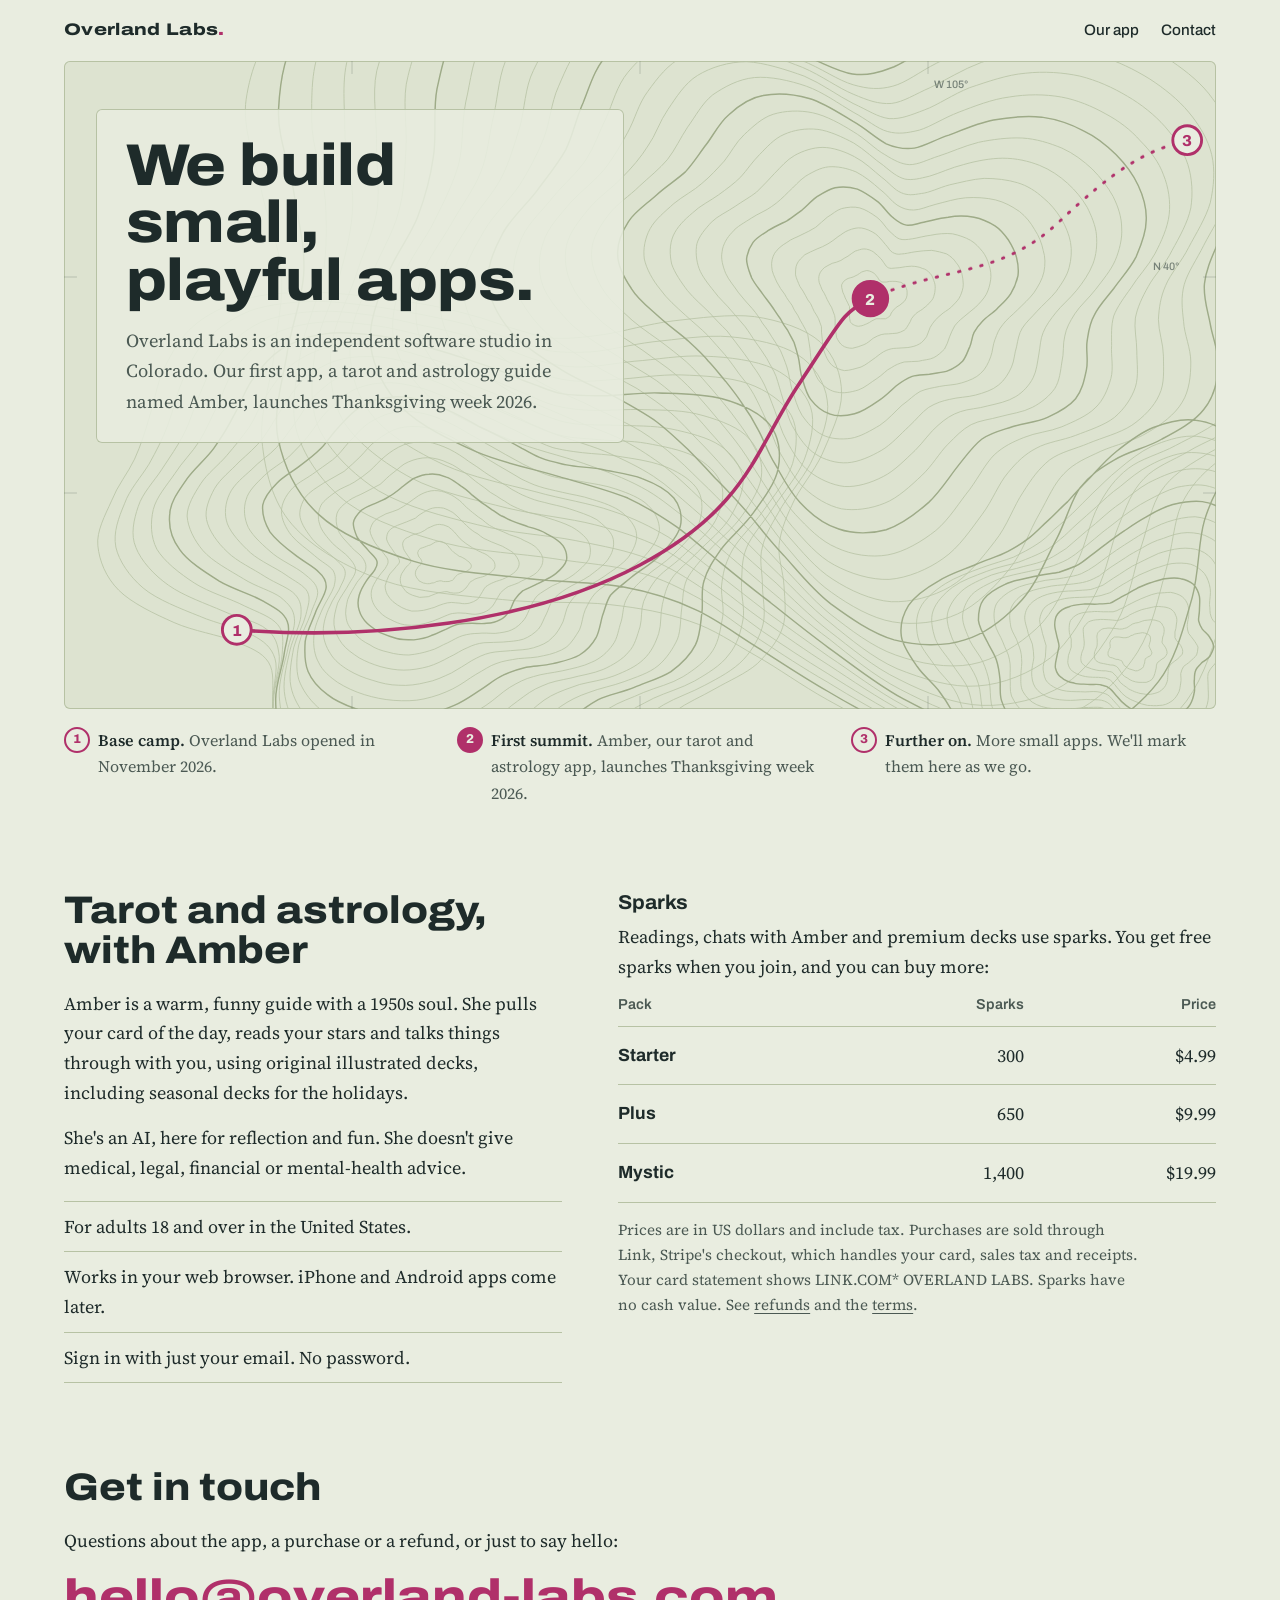
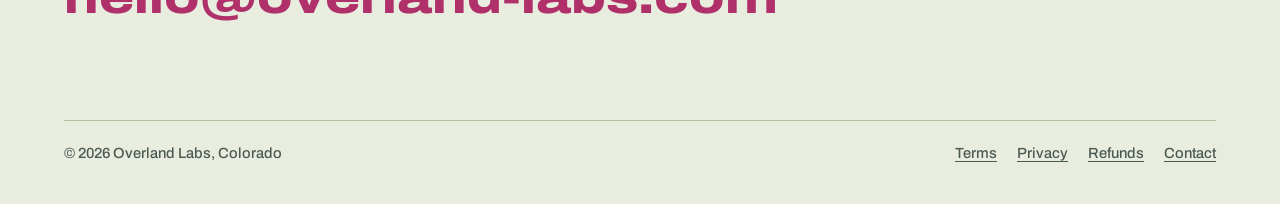
<file: index.html>
<!doctype html>
<html lang="en">
<head>
<meta charset="utf-8">
<meta name="viewport" content="width=device-width, initial-scale=1">
<title>Overland Labs</title>
<meta name="description" content="Overland Labs is an independent software studio in Colorado. Our first app is a tarot and astrology guide named Amber.">
<meta name="color-scheme" content="light dark">
<link rel="icon" href="favicon.svg" type="image/svg+xml">
<link rel="preconnect" href="https://fonts.googleapis.com">
<link rel="preconnect" href="https://fonts.gstatic.com" crossorigin>
<link href="https://fonts.googleapis.com/css2?family=Archivo:wdth,wght@62..125,400..900&family=Source+Serif+4:opsz,wght@8..60,400;8..60,600&display=swap" rel="stylesheet">
<link rel="stylesheet" href="style.css">
</head>
<body>
<a class="skip" href="#main">Skip to content</a>
<header class="bar">
  <a class="mark" href="/">Overland Labs<span>.</span></a>
  <nav aria-label="Main">
    <a href="#amber">Our app</a>
    <a href="#contact">Contact</a>
  </nav>
</header>

<main id="main">
  <div class="hero">
    <div class="hero-copy">
      <h1>We build small, playful apps.</h1>
      <p class="lede">Overland Labs is an independent software studio in Colorado. Our first app, a tarot and astrology guide named Amber, launches Thanksgiving week 2026.</p>
    </div>
    <figure class="map" aria-label="A topographic map with the studio's route: base camp, then the first summit, Amber, then a dotted trail onward.">
      <img src="topo.svg" alt="">
      <svg viewBox="0 0 1600 900" preserveAspectRatio="xMidYMid slice" aria-hidden="true">
        <g>
          <path class="grid-tick" d="M400 0v18M800 0v18M1200 0v18M400 900v-18M800 900v-18M1200 900v-18M0 300h18M0 600h18M1600 300h-18M1600 600h-18"/>
          <text class="coord" x="1208" y="38">W 105°</text>
          <text class="coord" x="1548" y="290" text-anchor="end">N 40°</text>
        </g>
        <path class="route draw" style="--len:1600" d="M240 790C430 805 650 780 800 700S960 540 1020 450S1080 350 1120 330"/>
        <path class="route ahead after" d="M1120 330C1220 285 1300 300 1380 225S1500 125 1560 110"/>
        <circle class="stop" cx="240" cy="790" r="20"/><text class="stop-n out" x="240" y="791">1</text>
        <g class="after">
          <circle class="stop here" cx="1120" cy="330" r="24"/><text class="stop-n" x="1120" y="331">2</text>
          <circle class="stop" cx="1560" cy="110" r="20"/><text class="stop-n out" x="1560" y="111">3</text>
        </g>
      </svg>
    </figure>
    <ol class="legend">
      <li><span class="n">1</span><span><b>Base camp.</b> Overland Labs opened in November 2026.</span></li>
      <li><span class="n">2</span><span><b>First summit.</b> Amber, our tarot and astrology app, launches Thanksgiving week 2026.</span></li>
      <li><span class="n">3</span><span><b>Further on.</b> More small apps. We'll mark them here as we go.</span></li>
    </ol>
  </div>

  <section id="amber" class="split">
    <div>
      <h2>Tarot and astrology, with Amber</h2>
      <p>Amber is a warm, funny guide with a 1950s soul. She pulls your card of the day, reads your stars and talks things through with you, using original illustrated decks, including seasonal decks for the holidays.</p>
      <p>She's an AI, here for reflection and fun. She doesn't give medical, legal, financial or mental-health advice.</p>
      <ul class="facts">
        <li>For adults 18 and over in the United States.</li>
        <li>Works in your web browser. iPhone and Android apps come later.</li>
        <li>Sign in with just your email. No password.</li>
      </ul>
    </div>
    <div>
      <h3>Sparks</h3>
      <p>Readings, chats with Amber and premium decks use sparks. You get free sparks when you join, and you can buy more:</p>
      <table class="prices">
        <thead><tr><th scope="col">Pack</th><th scope="col">Sparks</th><th scope="col">Price</th></tr></thead>
        <tbody>
          <tr><td>Starter</td><td>300</td><td>$4.99</td></tr>
          <tr><td>Plus</td><td>650</td><td>$9.99</td></tr>
          <tr><td>Mystic</td><td>1,400</td><td>$19.99</td></tr>
        </tbody>
      </table>
      <p class="small">Prices are in US dollars and include tax. Purchases are sold through Link, Stripe's checkout, which handles your card, sales tax and receipts. Your card statement shows <span style="white-space:nowrap">LINK.COM* OVERLAND LABS</span>. Sparks have no cash value. See <a href="refunds.html">refunds</a> and the <a href="terms.html">terms</a>.</p>
    </div>
  </section>

  <section id="contact" class="contact">
    <h2>Get in touch</h2>
    <p>Questions about the app, a purchase or a refund, or just to say hello:</p>
    <a class="email" href="mailto:hello@overland-labs.com">hello@overland-labs.com</a>
  </section>
</main>

<footer>
  <span>© 2026 Overland Labs, Colorado</span>
  <nav aria-label="Legal">
    <a href="terms.html">Terms</a>
    <a href="privacy.html">Privacy</a>
    <a href="refunds.html">Refunds</a>
    <a href="mailto:hello@overland-labs.com">Contact</a>
  </nav>
</footer>
</body>
</html>
</file>
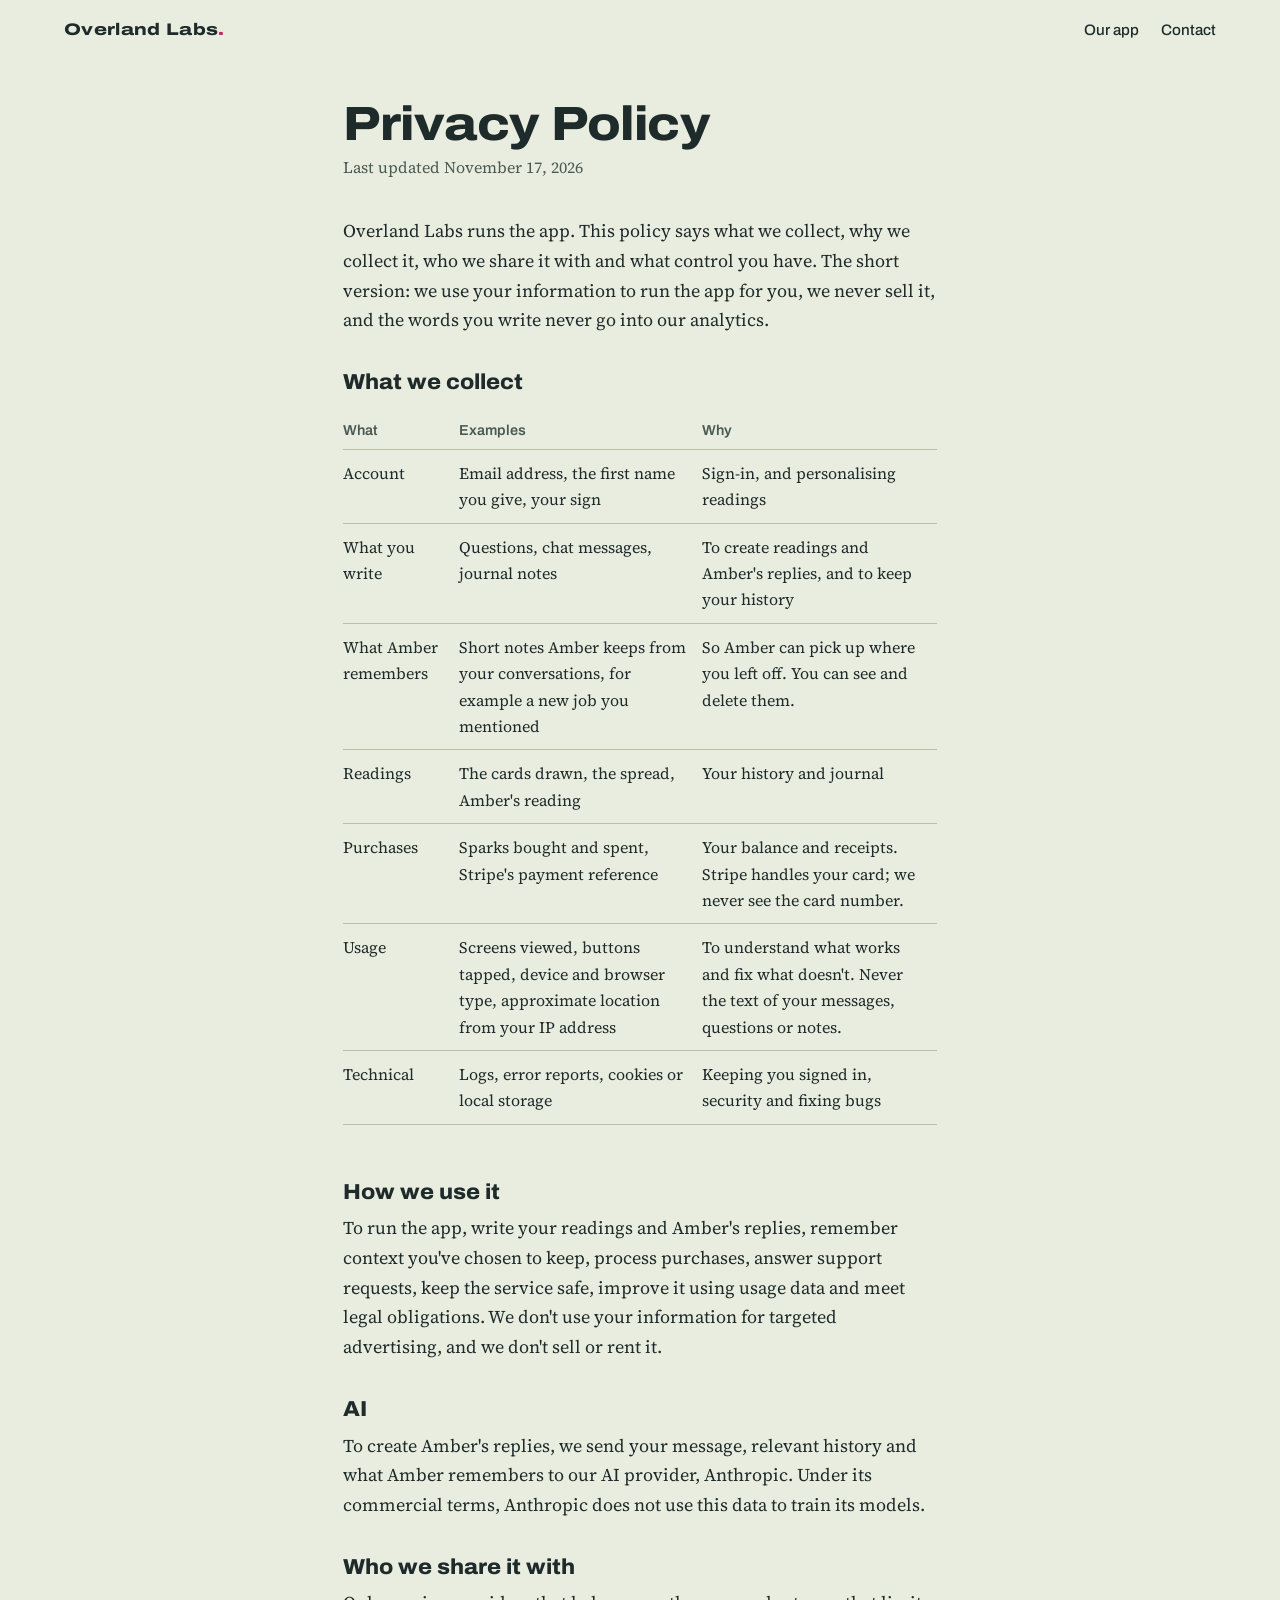
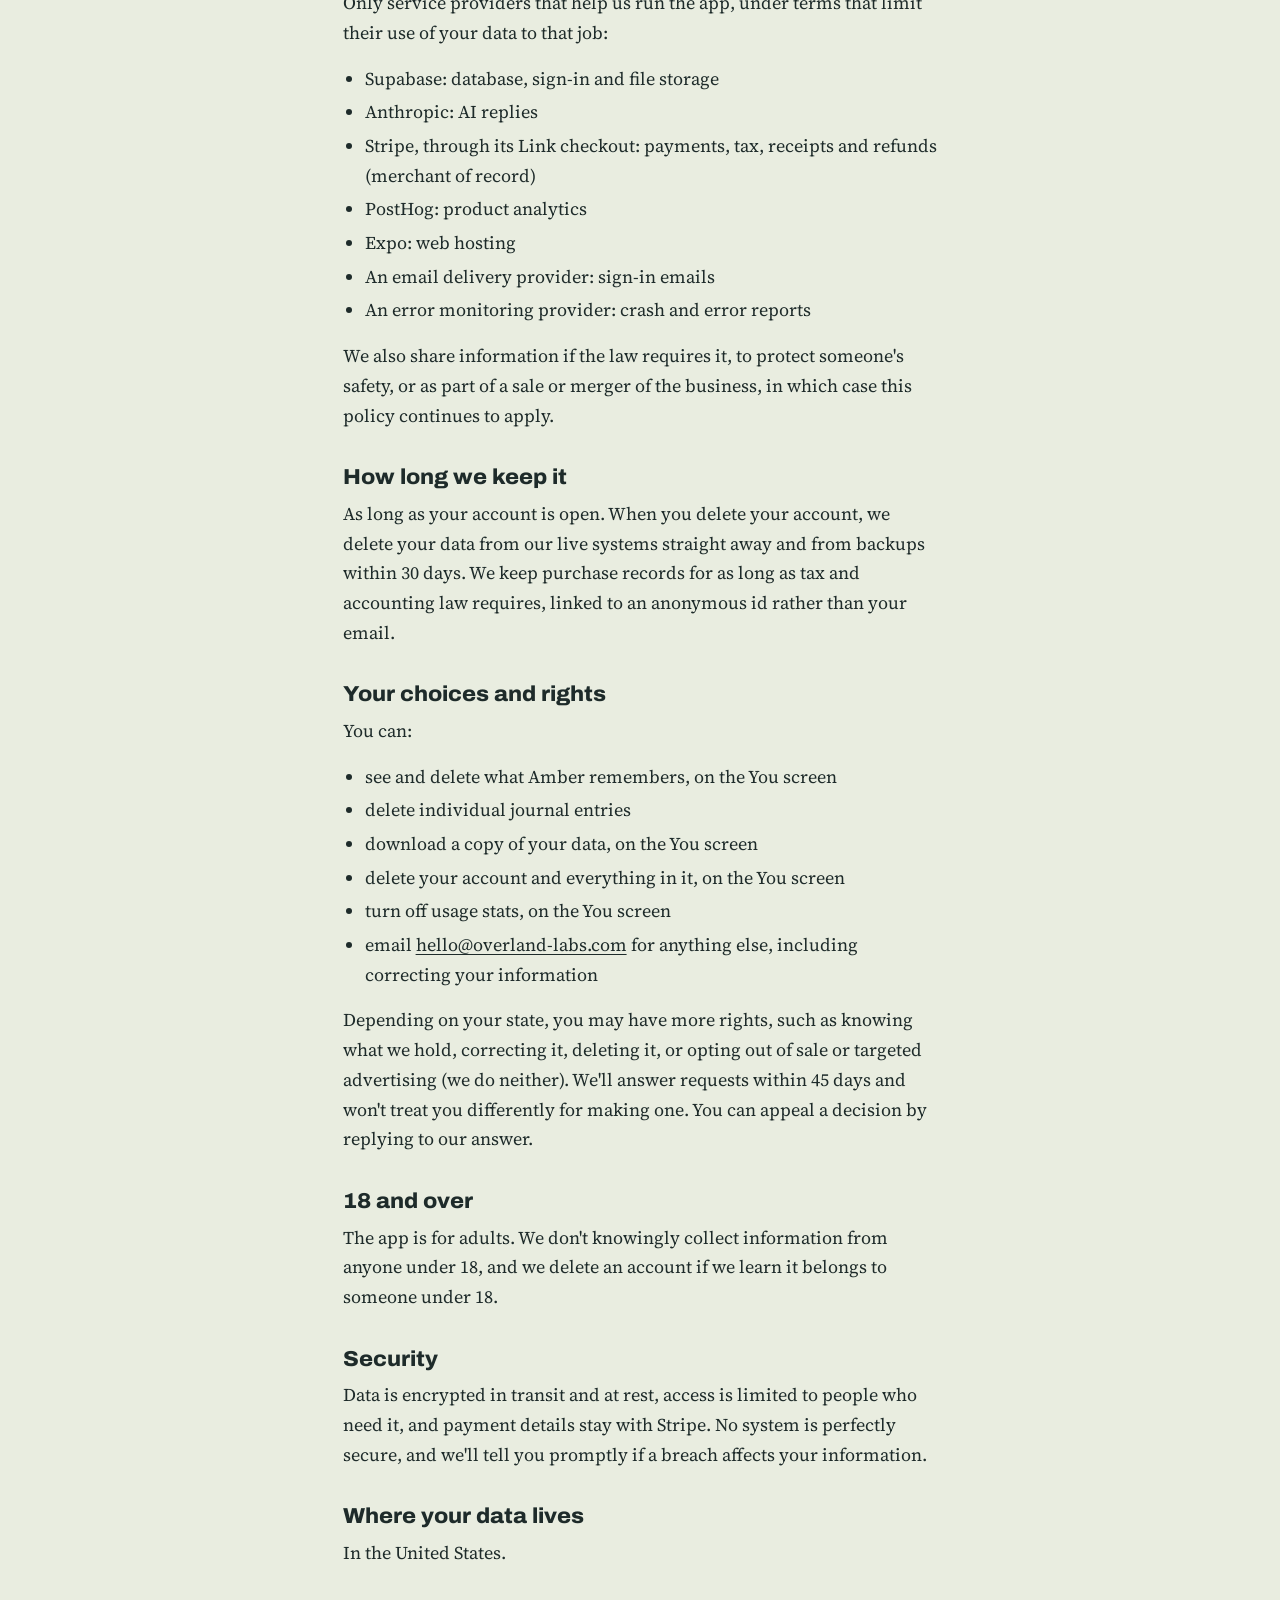
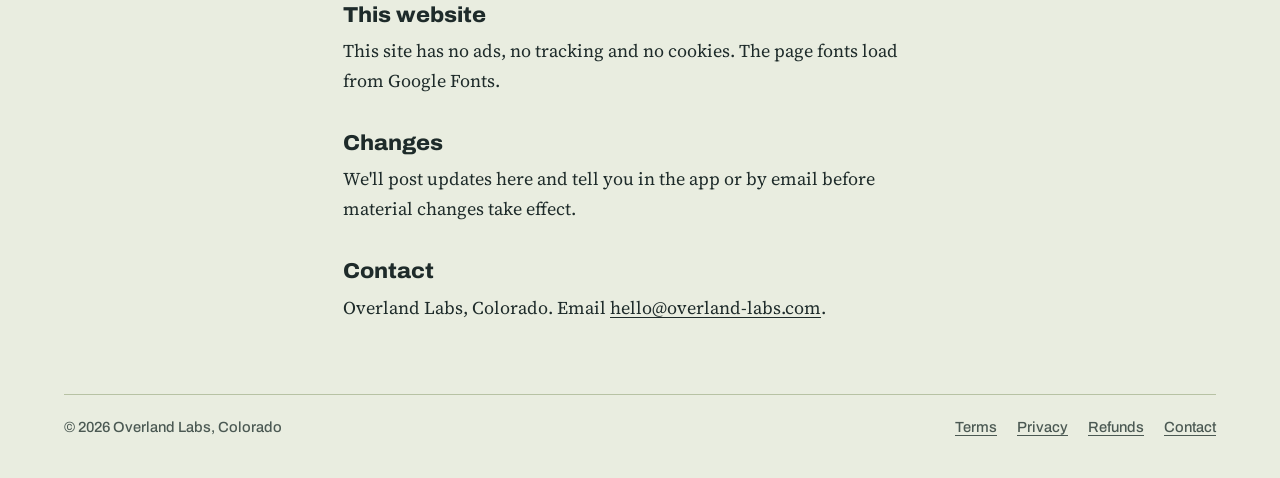
<file: privacy.html>
<!doctype html>
<html lang="en">
<head>
<meta charset="utf-8">
<meta name="viewport" content="width=device-width, initial-scale=1">
<title>Privacy Policy | Overland Labs</title>
<meta name="description" content="How Overland Labs collects, uses and protects your information.">
<meta name="color-scheme" content="light dark">
<link rel="icon" href="favicon.svg" type="image/svg+xml">
<link rel="preconnect" href="https://fonts.googleapis.com">
<link rel="preconnect" href="https://fonts.gstatic.com" crossorigin>
<link href="https://fonts.googleapis.com/css2?family=Archivo:wdth,wght@62..125,400..900&family=Source+Serif+4:opsz,wght@8..60,400;8..60,600&display=swap" rel="stylesheet">
<link rel="stylesheet" href="style.css">
</head>
<body>
<a class="skip" href="#main">Skip to content</a>
<header class="bar">
  <a class="mark" href="/">Overland Labs<span>.</span></a>
  <nav aria-label="Main"><a href="/#amber">Our app</a><a href="/#contact">Contact</a></nav>
</header>
<main id="main" class="doc">
<h1>Privacy Policy</h1>
<p class="updated">Last updated November 17, 2026</p>
<p>Overland Labs runs the app. This policy says what we collect, why we collect it, who we share it with and what control you have. The short version: we use your information to run the app for you, we never sell it, and the words you write never go into our analytics.</p>
<h2>What we collect</h2>
<div class="table-wrap"><table>
<thead><tr><th scope="col">What</th><th scope="col">Examples</th><th scope="col">Why</th></tr></thead>
<tbody>
<tr><td>Account</td><td>Email address, the first name you give, your sign</td><td>Sign-in, and personalising readings</td></tr>
<tr><td>What you write</td><td>Questions, chat messages, journal notes</td><td>To create readings and Amber's replies, and to keep your history</td></tr>
<tr><td>What Amber remembers</td><td>Short notes Amber keeps from your conversations, for example a new job you mentioned</td><td>So Amber can pick up where you left off. You can see and delete them.</td></tr>
<tr><td>Readings</td><td>The cards drawn, the spread, Amber's reading</td><td>Your history and journal</td></tr>
<tr><td>Purchases</td><td>Sparks bought and spent, Stripe's payment reference</td><td>Your balance and receipts. Stripe handles your card; we never see the card number.</td></tr>
<tr><td>Usage</td><td>Screens viewed, buttons tapped, device and browser type, approximate location from your IP address</td><td>To understand what works and fix what doesn't. Never the text of your messages, questions or notes.</td></tr>
<tr><td>Technical</td><td>Logs, error reports, cookies or local storage</td><td>Keeping you signed in, security and fixing bugs</td></tr>
</tbody></table></div>
<h2>How we use it</h2>
<p>To run the app, write your readings and Amber's replies, remember context you've chosen to keep, process purchases, answer support requests, keep the service safe, improve it using usage data and meet legal obligations. We don't use your information for targeted advertising, and we don't sell or rent it.</p>
<h2>AI</h2>
<p>To create Amber's replies, we send your message, relevant history and what Amber remembers to our AI provider, Anthropic. Under its commercial terms, Anthropic does not use this data to train its models.</p>
<h2>Who we share it with</h2>
<p>Only service providers that help us run the app, under terms that limit their use of your data to that job:</p>
<ul>
<li>Supabase: database, sign-in and file storage</li>
<li>Anthropic: AI replies</li>
<li>Stripe, through its Link checkout: payments, tax, receipts and refunds (merchant of record)</li>
<li>PostHog: product analytics</li>
<li>Expo: web hosting</li>
<li>An email delivery provider: sign-in emails</li>
<li>An error monitoring provider: crash and error reports</li>
</ul>
<p>We also share information if the law requires it, to protect someone's safety, or as part of a sale or merger of the business, in which case this policy continues to apply.</p>
<h2>How long we keep it</h2>
<p>As long as your account is open. When you delete your account, we delete your data from our live systems straight away and from backups within 30 days. We keep purchase records for as long as tax and accounting law requires, linked to an anonymous id rather than your email.</p>
<h2>Your choices and rights</h2>
<p>You can:</p>
<ul>
<li>see and delete what Amber remembers, on the You screen</li>
<li>delete individual journal entries</li>
<li>download a copy of your data, on the You screen</li>
<li>delete your account and everything in it, on the You screen</li>
<li>turn off usage stats, on the You screen</li>
<li>email <a href="mailto:hello@overland-labs.com">hello@overland-labs.com</a> for anything else, including correcting your information</li>
</ul>
<p>Depending on your state, you may have more rights, such as knowing what we hold, correcting it, deleting it, or opting out of sale or targeted advertising (we do neither). We'll answer requests within 45 days and won't treat you differently for making one. You can appeal a decision by replying to our answer.</p>
<h2>18 and over</h2>
<p>The app is for adults. We don't knowingly collect information from anyone under 18, and we delete an account if we learn it belongs to someone under 18.</p>
<h2>Security</h2>
<p>Data is encrypted in transit and at rest, access is limited to people who need it, and payment details stay with Stripe. No system is perfectly secure, and we'll tell you promptly if a breach affects your information.</p>
<h2>Where your data lives</h2>
<p>In the United States.</p>
<h2>This website</h2>
<p>This site has no ads, no tracking and no cookies. The page fonts load from Google Fonts.</p>
<h2>Changes</h2>
<p>We'll post updates here and tell you in the app or by email before material changes take effect.</p>
<h2>Contact</h2>
<p>Overland Labs, Colorado. Email <a href="mailto:hello@overland-labs.com">hello@overland-labs.com</a>.</p>
</main>
<footer>
  <span>© 2026 Overland Labs, Colorado</span>
  <nav aria-label="Legal"><a href="terms.html">Terms</a><a href="privacy.html">Privacy</a><a href="refunds.html">Refunds</a><a href="mailto:hello@overland-labs.com">Contact</a></nav>
</footer>
</body>
</html>
</file>
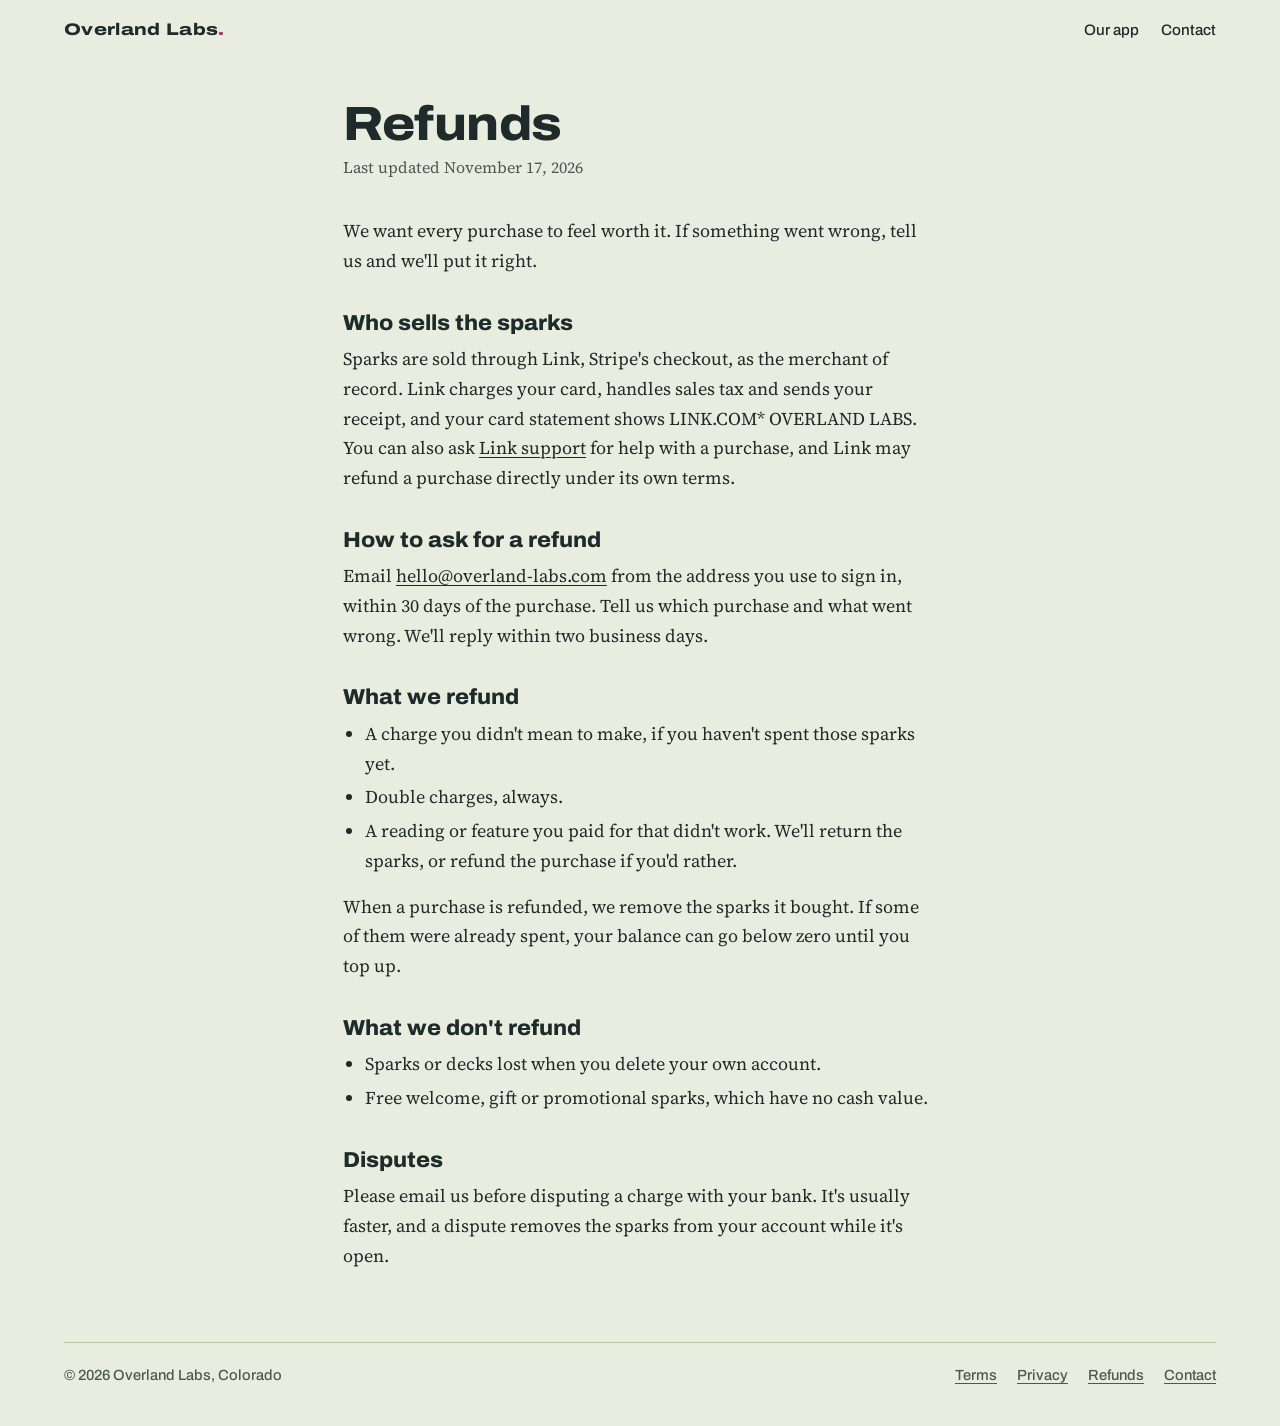
<file: refunds.html>
<!doctype html>
<html lang="en">
<head>
<meta charset="utf-8">
<meta name="viewport" content="width=device-width, initial-scale=1">
<title>Refunds | Overland Labs</title>
<meta name="description" content="How to ask Overland Labs for a refund.">
<meta name="color-scheme" content="light dark">
<link rel="icon" href="favicon.svg" type="image/svg+xml">
<link rel="preconnect" href="https://fonts.googleapis.com">
<link rel="preconnect" href="https://fonts.gstatic.com" crossorigin>
<link href="https://fonts.googleapis.com/css2?family=Archivo:wdth,wght@62..125,400..900&family=Source+Serif+4:opsz,wght@8..60,400;8..60,600&display=swap" rel="stylesheet">
<link rel="stylesheet" href="style.css">
</head>
<body>
<a class="skip" href="#main">Skip to content</a>
<header class="bar">
  <a class="mark" href="/">Overland Labs<span>.</span></a>
  <nav aria-label="Main"><a href="/#amber">Our app</a><a href="/#contact">Contact</a></nav>
</header>
<main id="main" class="doc">
<h1>Refunds</h1>
<p class="updated">Last updated November 17, 2026</p>
<p>We want every purchase to feel worth it. If something went wrong, tell us and we'll put it right.</p>
<h2>Who sells the sparks</h2>
<p>Sparks are sold through Link, Stripe's checkout, as the merchant of record. Link charges your card, handles sales tax and sends your receipt, and your card statement shows LINK.COM* OVERLAND LABS. You can also ask <a href="https://support.link.com/topics/sold-through-link">Link support</a> for help with a purchase, and Link may refund a purchase directly under its own terms.</p>
<h2>How to ask for a refund</h2>
<p>Email <a href="mailto:hello@overland-labs.com">hello@overland-labs.com</a> from the address you use to sign in, within 30 days of the purchase. Tell us which purchase and what went wrong. We'll reply within two business days.</p>
<h2>What we refund</h2>
<ul>
<li>A charge you didn't mean to make, if you haven't spent those sparks yet.</li>
<li>Double charges, always.</li>
<li>A reading or feature you paid for that didn't work. We'll return the sparks, or refund the purchase if you'd rather.</li>
</ul>
<p>When a purchase is refunded, we remove the sparks it bought. If some of them were already spent, your balance can go below zero until you top up.</p>
<h2>What we don't refund</h2>
<ul>
<li>Sparks or decks lost when you delete your own account.</li>
<li>Free welcome, gift or promotional sparks, which have no cash value.</li>
</ul>
<h2>Disputes</h2>
<p>Please email us before disputing a charge with your bank. It's usually faster, and a dispute removes the sparks from your account while it's open.</p>
</main>
<footer>
  <span>© 2026 Overland Labs, Colorado</span>
  <nav aria-label="Legal"><a href="terms.html">Terms</a><a href="privacy.html">Privacy</a><a href="refunds.html">Refunds</a><a href="mailto:hello@overland-labs.com">Contact</a></nav>
</footer>
</body>
</html>
</file>
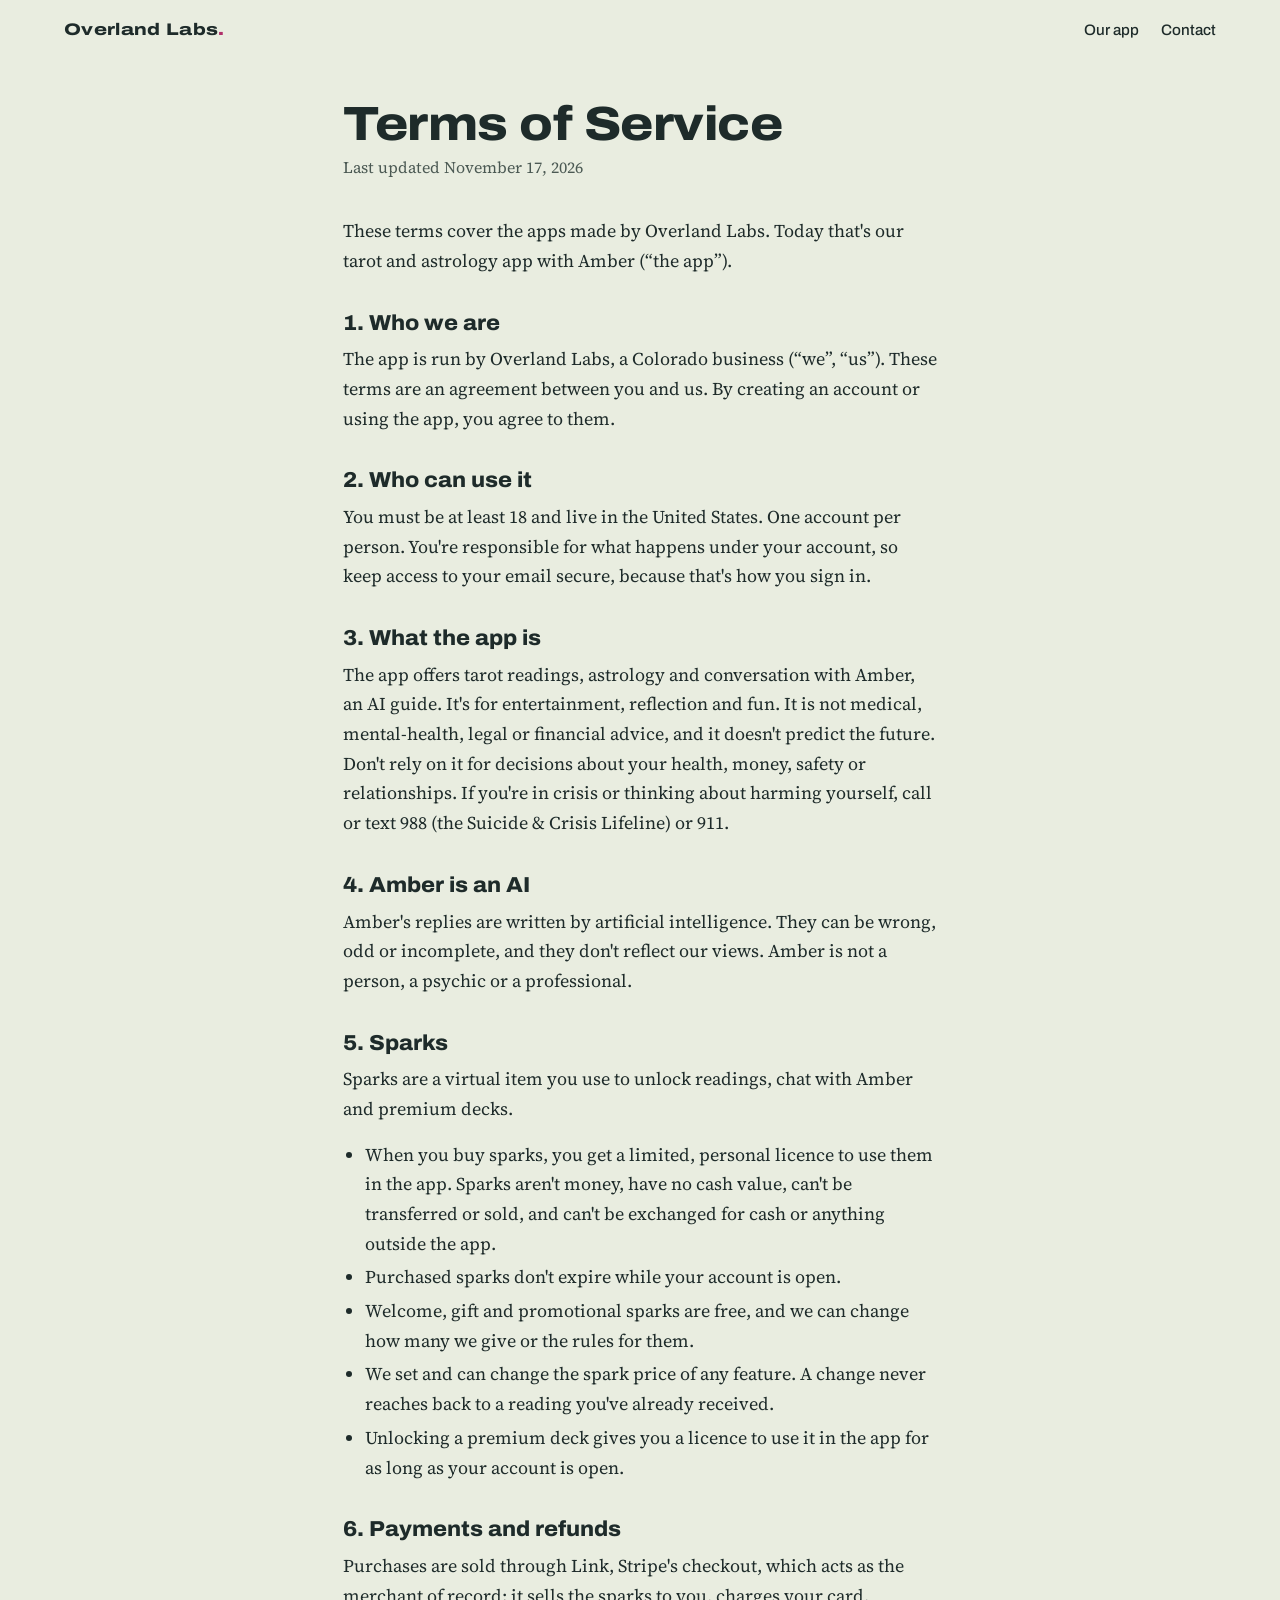
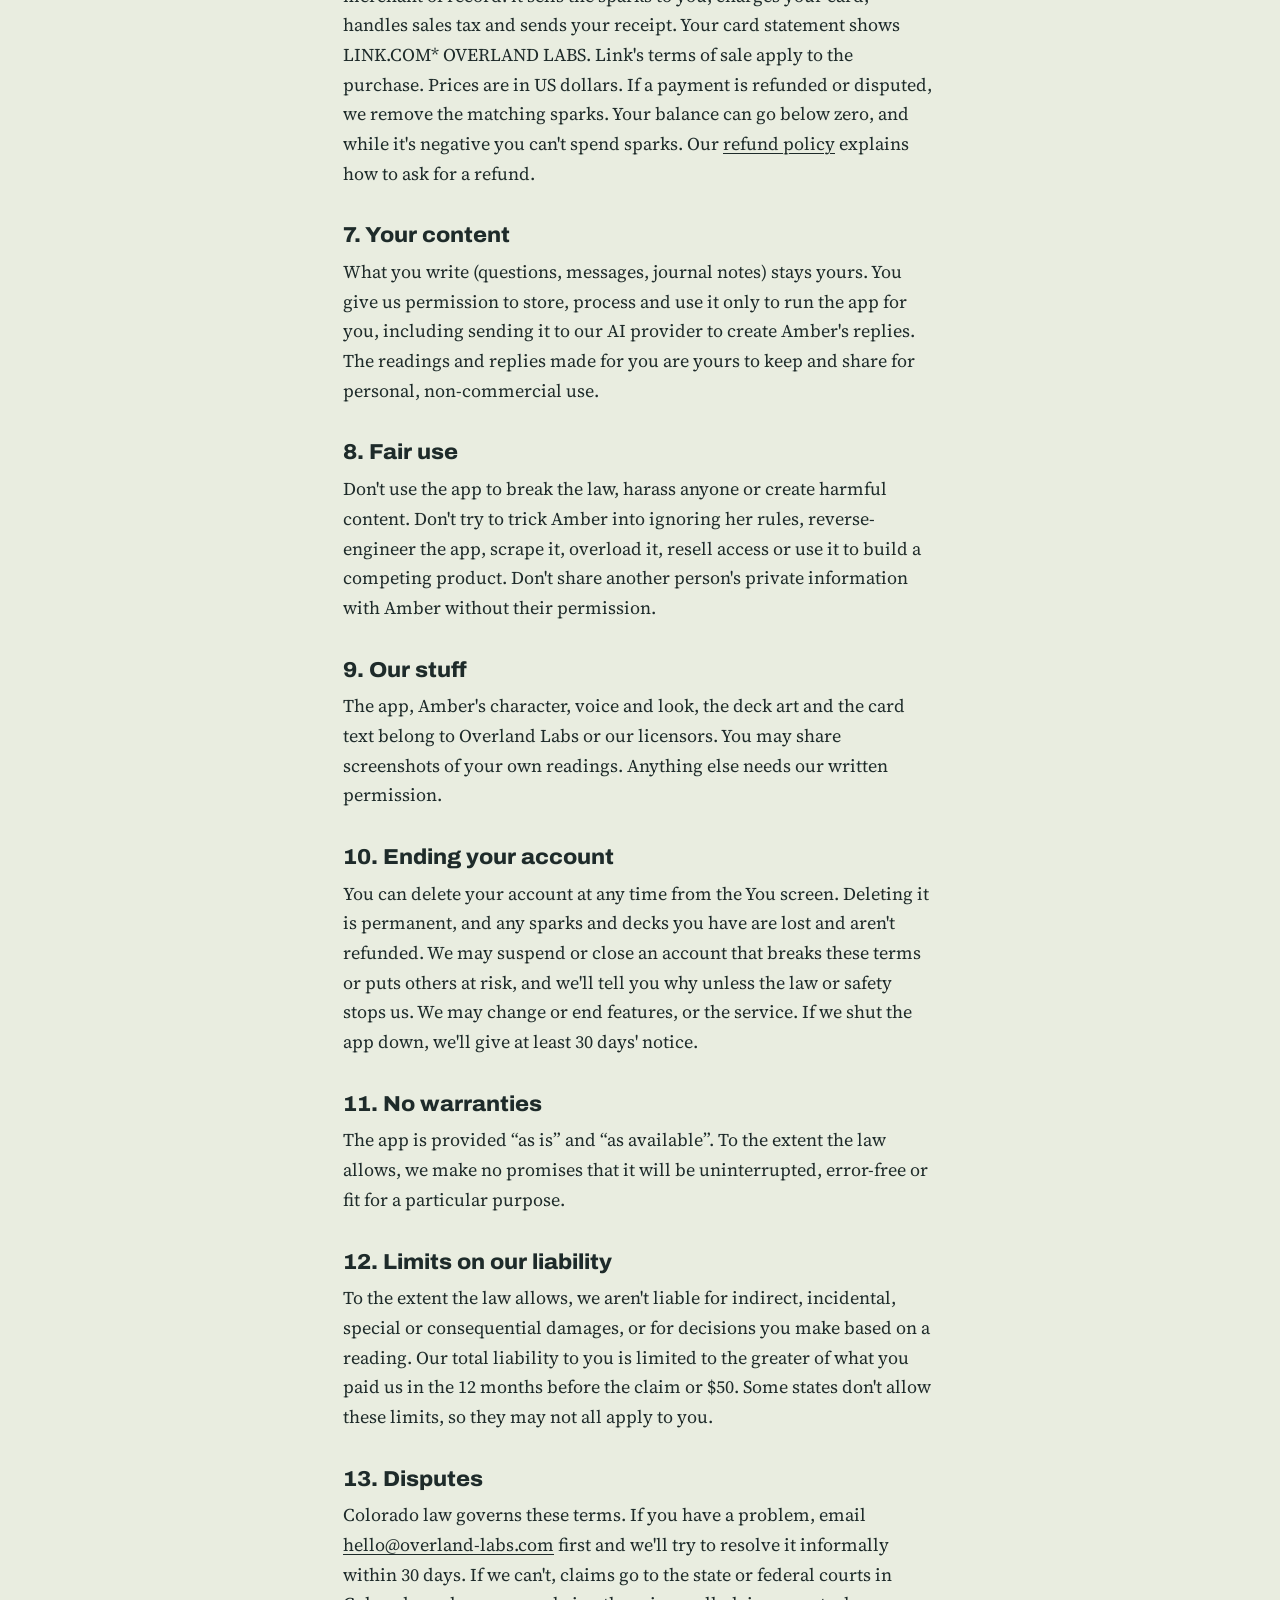
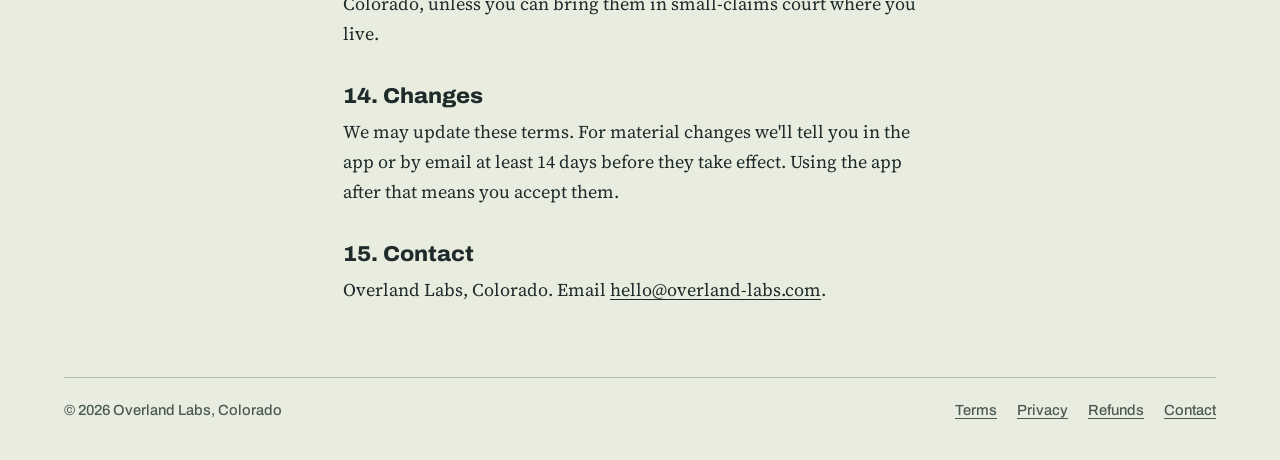
<file: terms.html>
<!doctype html>
<html lang="en">
<head>
<meta charset="utf-8">
<meta name="viewport" content="width=device-width, initial-scale=1">
<title>Terms of Service | Overland Labs</title>
<meta name="description" content="The terms for using apps made by Overland Labs.">
<meta name="color-scheme" content="light dark">
<link rel="icon" href="favicon.svg" type="image/svg+xml">
<link rel="preconnect" href="https://fonts.googleapis.com">
<link rel="preconnect" href="https://fonts.gstatic.com" crossorigin>
<link href="https://fonts.googleapis.com/css2?family=Archivo:wdth,wght@62..125,400..900&family=Source+Serif+4:opsz,wght@8..60,400;8..60,600&display=swap" rel="stylesheet">
<link rel="stylesheet" href="style.css">
</head>
<body>
<a class="skip" href="#main">Skip to content</a>
<header class="bar">
  <a class="mark" href="/">Overland Labs<span>.</span></a>
  <nav aria-label="Main"><a href="/#amber">Our app</a><a href="/#contact">Contact</a></nav>
</header>
<main id="main" class="doc">
<h1>Terms of Service</h1>
<p class="updated">Last updated November 17, 2026</p>
<p>These terms cover the apps made by Overland Labs. Today that's our tarot and astrology app with Amber (“the app”).</p>
<h2>1. Who we are</h2>
<p>The app is run by Overland Labs, a Colorado business (“we”, “us”). These terms are an agreement between you and us. By creating an account or using the app, you agree to them.</p>
<h2>2. Who can use it</h2>
<p>You must be at least 18 and live in the United States. One account per person. You're responsible for what happens under your account, so keep access to your email secure, because that's how you sign in.</p>
<h2>3. What the app is</h2>
<p>The app offers tarot readings, astrology and conversation with Amber, an AI guide. It's for entertainment, reflection and fun. It is not medical, mental-health, legal or financial advice, and it doesn't predict the future. Don't rely on it for decisions about your health, money, safety or relationships. If you're in crisis or thinking about harming yourself, call or text 988 (the Suicide &amp; Crisis Lifeline) or 911.</p>
<h2>4. Amber is an AI</h2>
<p>Amber's replies are written by artificial intelligence. They can be wrong, odd or incomplete, and they don't reflect our views. Amber is not a person, a psychic or a professional.</p>
<h2>5. Sparks</h2>
<p>Sparks are a virtual item you use to unlock readings, chat with Amber and premium decks.</p>
<ul>
<li>When you buy sparks, you get a limited, personal licence to use them in the app. Sparks aren't money, have no cash value, can't be transferred or sold, and can't be exchanged for cash or anything outside the app.</li>
<li>Purchased sparks don't expire while your account is open.</li>
<li>Welcome, gift and promotional sparks are free, and we can change how many we give or the rules for them.</li>
<li>We set and can change the spark price of any feature. A change never reaches back to a reading you've already received.</li>
<li>Unlocking a premium deck gives you a licence to use it in the app for as long as your account is open.</li>
</ul>
<h2>6. Payments and refunds</h2>
<p>Purchases are sold through Link, Stripe's checkout, which acts as the merchant of record: it sells the sparks to you, charges your card, handles sales tax and sends your receipt. Your card statement shows LINK.COM* OVERLAND LABS. Link's terms of sale apply to the purchase. Prices are in US dollars. If a payment is refunded or disputed, we remove the matching sparks. Your balance can go below zero, and while it's negative you can't spend sparks. Our <a href="refunds.html">refund policy</a> explains how to ask for a refund.</p>
<h2>7. Your content</h2>
<p>What you write (questions, messages, journal notes) stays yours. You give us permission to store, process and use it only to run the app for you, including sending it to our AI provider to create Amber's replies. The readings and replies made for you are yours to keep and share for personal, non-commercial use.</p>
<h2>8. Fair use</h2>
<p>Don't use the app to break the law, harass anyone or create harmful content. Don't try to trick Amber into ignoring her rules, reverse-engineer the app, scrape it, overload it, resell access or use it to build a competing product. Don't share another person's private information with Amber without their permission.</p>
<h2>9. Our stuff</h2>
<p>The app, Amber's character, voice and look, the deck art and the card text belong to Overland Labs or our licensors. You may share screenshots of your own readings. Anything else needs our written permission.</p>
<h2>10. Ending your account</h2>
<p>You can delete your account at any time from the You screen. Deleting it is permanent, and any sparks and decks you have are lost and aren't refunded. We may suspend or close an account that breaks these terms or puts others at risk, and we'll tell you why unless the law or safety stops us. We may change or end features, or the service. If we shut the app down, we'll give at least 30 days' notice.</p>
<h2>11. No warranties</h2>
<p>The app is provided “as is” and “as available”. To the extent the law allows, we make no promises that it will be uninterrupted, error-free or fit for a particular purpose.</p>
<h2>12. Limits on our liability</h2>
<p>To the extent the law allows, we aren't liable for indirect, incidental, special or consequential damages, or for decisions you make based on a reading. Our total liability to you is limited to the greater of what you paid us in the 12 months before the claim or $50. Some states don't allow these limits, so they may not all apply to you.</p>
<h2>13. Disputes</h2>
<p>Colorado law governs these terms. If you have a problem, email <a href="mailto:hello@overland-labs.com">hello@overland-labs.com</a> first and we'll try to resolve it informally within 30 days. If we can't, claims go to the state or federal courts in Colorado, unless you can bring them in small-claims court where you live.</p>
<h2>14. Changes</h2>
<p>We may update these terms. For material changes we'll tell you in the app or by email at least 14 days before they take effect. Using the app after that means you accept them.</p>
<h2>15. Contact</h2>
<p>Overland Labs, Colorado. Email <a href="mailto:hello@overland-labs.com">hello@overland-labs.com</a>.</p>
</main>
<footer>
  <span>© 2026 Overland Labs, Colorado</span>
  <nav aria-label="Legal"><a href="terms.html">Terms</a><a href="privacy.html">Privacy</a><a href="refunds.html">Refunds</a><a href="mailto:hello@overland-labs.com">Contact</a></nav>
</footer>
</body>
</html>
</file>
<file: style.css>
/* Overland Labs: a surveyor's field map. One bold thing (the route), everything else quiet. */
:root {
  --paper: #e9ede0;
  --paper-deep: #dde3d0;
  --ink: #1e2b2a;
  --ink-soft: #4b5953;
  --rule: #b7c2a4;
  --route: #b0306a;
  --water: #2d6a8e;
  --focus: #2d6a8e;
  --display: "Archivo", "Helvetica Neue", Arial, sans-serif;
  --text: "Source Serif 4", Georgia, "Times New Roman", serif;
  --measure: 66ch;
}
@media (prefers-color-scheme: dark) {
  :root:not([data-theme="light"]) {
    --paper: #18211f;
    --paper-deep: #202b28;
    --ink: #e6ebdd;
    --ink-soft: #a9b5a6;
    --rule: #3a4a43;
    --route: #e2669c;
    --water: #7fb4d6;
    --focus: #7fb4d6;
  }
}
:root[data-theme="dark"] {
  --paper: #18211f; --paper-deep: #202b28; --ink: #e6ebdd; --ink-soft: #a9b5a6;
  --rule: #3a4a43; --route: #e2669c; --water: #7fb4d6; --focus: #7fb4d6;
}

* { box-sizing: border-box; }
html { -webkit-text-size-adjust: 100%; }
body {
  margin: 0;
  background: var(--paper);
  color: var(--ink);
  font: 400 1.125rem/1.65 var(--text);
  font-optical-sizing: auto;
}
a { color: inherit; text-decoration-thickness: 1px; text-underline-offset: 3px; }
a:hover { color: var(--route); }
:focus-visible { outline: 3px solid var(--focus); outline-offset: 3px; border-radius: 2px; }
.skip { position: absolute; left: -999px; }
.skip:focus { left: 16px; top: 16px; background: var(--paper); padding: 8px 12px; z-index: 10; }

/* Header */
.bar {
  display: flex; align-items: baseline; justify-content: space-between; gap: 24px;
  max-width: 1200px; margin: 0 auto; padding: 22px 24px;
}
.mark {
  font: 800 1.05rem/1 var(--display); font-stretch: 125%; letter-spacing: .02em;
  text-decoration: none;
}
.mark span { color: var(--route); }
.bar nav { display: flex; gap: 22px; font: 500 .95rem/1 var(--display); }
.bar nav a { text-decoration: none; }
.bar nav a:hover { text-decoration: underline; }

/* Hero: the field map */
.hero { position: relative; max-width: 1200px; margin: 0 auto; padding: 0 24px; }
.map {
  position: relative; margin: 0; aspect-ratio: 16 / 9;
  border-radius: 6px; overflow: hidden; background: var(--paper-deep);
  box-shadow: inset 0 0 0 1px var(--rule);
}
.map img, .map svg { position: absolute; inset: 0; width: 100%; height: 100%; }
@media (prefers-color-scheme: dark) { :root:not([data-theme="light"]) .map img { opacity: .28; } }
:root[data-theme="dark"] .map img { opacity: .28; }
.route { fill: none; stroke: var(--route); stroke-width: 5; stroke-linecap: round; stroke-linejoin: round; }
.route.ahead { stroke-width: 4; stroke-dasharray: 2 14; opacity: .75; }
.stop { fill: var(--paper); stroke: var(--route); stroke-width: 4; }
.stop.here { fill: var(--route); }
.stop-n { font: 800 22px/1 var(--display); fill: var(--paper); text-anchor: middle; dominant-baseline: central; }
.stop-n.out { fill: var(--route); }
.grid-tick { stroke: var(--ink-soft); stroke-width: 1; opacity: .35; }
.coord { font: 500 15px/1 var(--display); fill: var(--ink-soft); opacity: .7; }

.hero-copy {
  position: absolute; z-index: 2; left: 56px; top: 48px; max-width: 33rem;
  background: color-mix(in srgb, var(--paper) 88%, transparent);
  padding: 28px 30px 26px; border-radius: 6px;
  box-shadow: inset 0 0 0 1px var(--rule);
}
h1 {
  font: 800 clamp(2.2rem, 4.6vw, 3.9rem)/0.98 var(--display); font-stretch: 112%;
  letter-spacing: -.01em; margin: 0 0 16px; text-wrap: balance;
}
.lede { margin: 0; font-size: 1.15rem; color: var(--ink-soft); text-wrap: pretty; }

@media (prefers-reduced-motion: no-preference) {
  .draw { stroke-dasharray: var(--len); stroke-dashoffset: var(--len); animation: draw 2.4s .3s cubic-bezier(.6,.05,.3,1) forwards; }
  .after { opacity: 0; animation: fade .6s 2.6s forwards; }
  @keyframes draw { to { stroke-dashoffset: 0; } }
  @keyframes fade { to { opacity: 1; } }
}

/* The route legend under the map: a real sequence, so it is numbered */
.legend {
  list-style: none; margin: 18px 0 0; padding: 0;
  display: grid; grid-template-columns: repeat(3, 1fr); gap: 8px 28px;
  font-size: 1rem; color: var(--ink-soft);
}
.legend li { display: grid; grid-template-columns: 34px 1fr; align-items: start; }
.legend .n {
  width: 26px; height: 26px; border-radius: 50%; display: grid; place-items: center;
  font: 800 .8rem/1 var(--display); border: 2px solid var(--route); color: var(--route);
}
.legend li:nth-child(2) .n { background: var(--route); color: var(--paper); }
.legend b { color: var(--ink); font-weight: 600; }

/* Sections */
main section { max-width: 1200px; margin: 0 auto; padding: 84px 24px 0; }
.split { display: grid; grid-template-columns: minmax(0, 5fr) minmax(0, 6fr); gap: 56px; align-items: start; }
h2 {
  font: 800 clamp(1.7rem, 3vw, 2.4rem)/1.05 var(--display); font-stretch: 112%;
  margin: 0 0 18px; text-wrap: balance;
}
h3 { font: 700 1.25rem/1.2 var(--display); font-stretch: 105%; margin: 0 0 8px; }
p { margin: 0 0 16px; max-width: var(--measure); }
.facts { padding: 0; margin: 18px 0 0; list-style: none; }
.facts li { padding: 10px 0; border-top: 1px solid var(--rule); }
.facts li:last-child { border-bottom: 1px solid var(--rule); }

.prices { width: 100%; border-collapse: collapse; margin: 6px 0 14px; font-variant-numeric: tabular-nums; }
.prices th, .prices td { text-align: left; padding: 14px 0; border-bottom: 1px solid var(--rule); }
.prices thead th { font: 600 .9rem/1 var(--display); color: var(--ink-soft); padding-top: 0; }
.prices td:nth-child(2), .prices td:nth-child(3), .prices th:nth-child(2), .prices th:nth-child(3) { text-align: right; }
.prices td:first-child { font: 700 1.1rem/1 var(--display); }
.small { font-size: .95rem; color: var(--ink-soft); }

.contact { padding-bottom: 24px; }
.email {
  display: inline-block; font: 800 clamp(1.5rem, 4.2vw, 3rem)/1.1 var(--display); font-stretch: 118%;
  color: var(--route); text-decoration: none; overflow-wrap: anywhere;
}
.email:hover { text-decoration: underline; text-decoration-thickness: 3px; }

footer {
  max-width: 1152px; width: calc(100% - 48px); margin: 72px auto 0; padding: 22px 0 40px;
  border-top: 1px solid var(--rule);
  display: flex; flex-wrap: wrap; justify-content: space-between; gap: 12px 24px;
  font: 500 .92rem/1.4 var(--display); color: var(--ink-soft);
}
footer nav { display: flex; gap: 20px; flex-wrap: wrap; }

/* Legal pages */
.doc { max-width: calc(var(--measure) + 48px); margin: 0 auto; padding: 40px 24px 0; }
.doc h1 { font-size: clamp(2rem, 5vw, 3rem); margin-bottom: 6px; }
.doc .updated { color: var(--ink-soft); font-size: 1rem; margin-bottom: 36px; }
.doc h2 { font-size: 1.35rem; font-stretch: 105%; margin: 36px 0 10px; }
.doc ul { padding-left: 1.2em; margin: 0 0 16px; max-width: var(--measure); }
.doc li { margin: 4px 0; }
.doc table { width: 100%; border-collapse: collapse; margin: 8px 0 20px; font-size: 1rem; }
.doc th, .doc td { text-align: left; vertical-align: top; padding: 10px 12px 10px 0; border-bottom: 1px solid var(--rule); }
.doc th { font: 600 .9rem/1.2 var(--display); color: var(--ink-soft); }
.doc .table-wrap { overflow-x: auto; }

@media (max-width: 860px) {
  .hero-copy { position: static; max-width: none; margin: 0 0 18px; padding: 0; background: none; box-shadow: none; }
  .legend { grid-template-columns: 1fr; }
  .split { grid-template-columns: 1fr; gap: 28px; }
  main section { padding-top: 64px; }
}
@media (max-width: 480px) {
  .bar { padding: 18px 16px; }
  .hero, main section, .doc { padding-left: 16px; padding-right: 16px; }
  footer { width: calc(100% - 32px); }
  .bar nav { gap: 14px; }
  .coord { display: none; }
}
</file>
